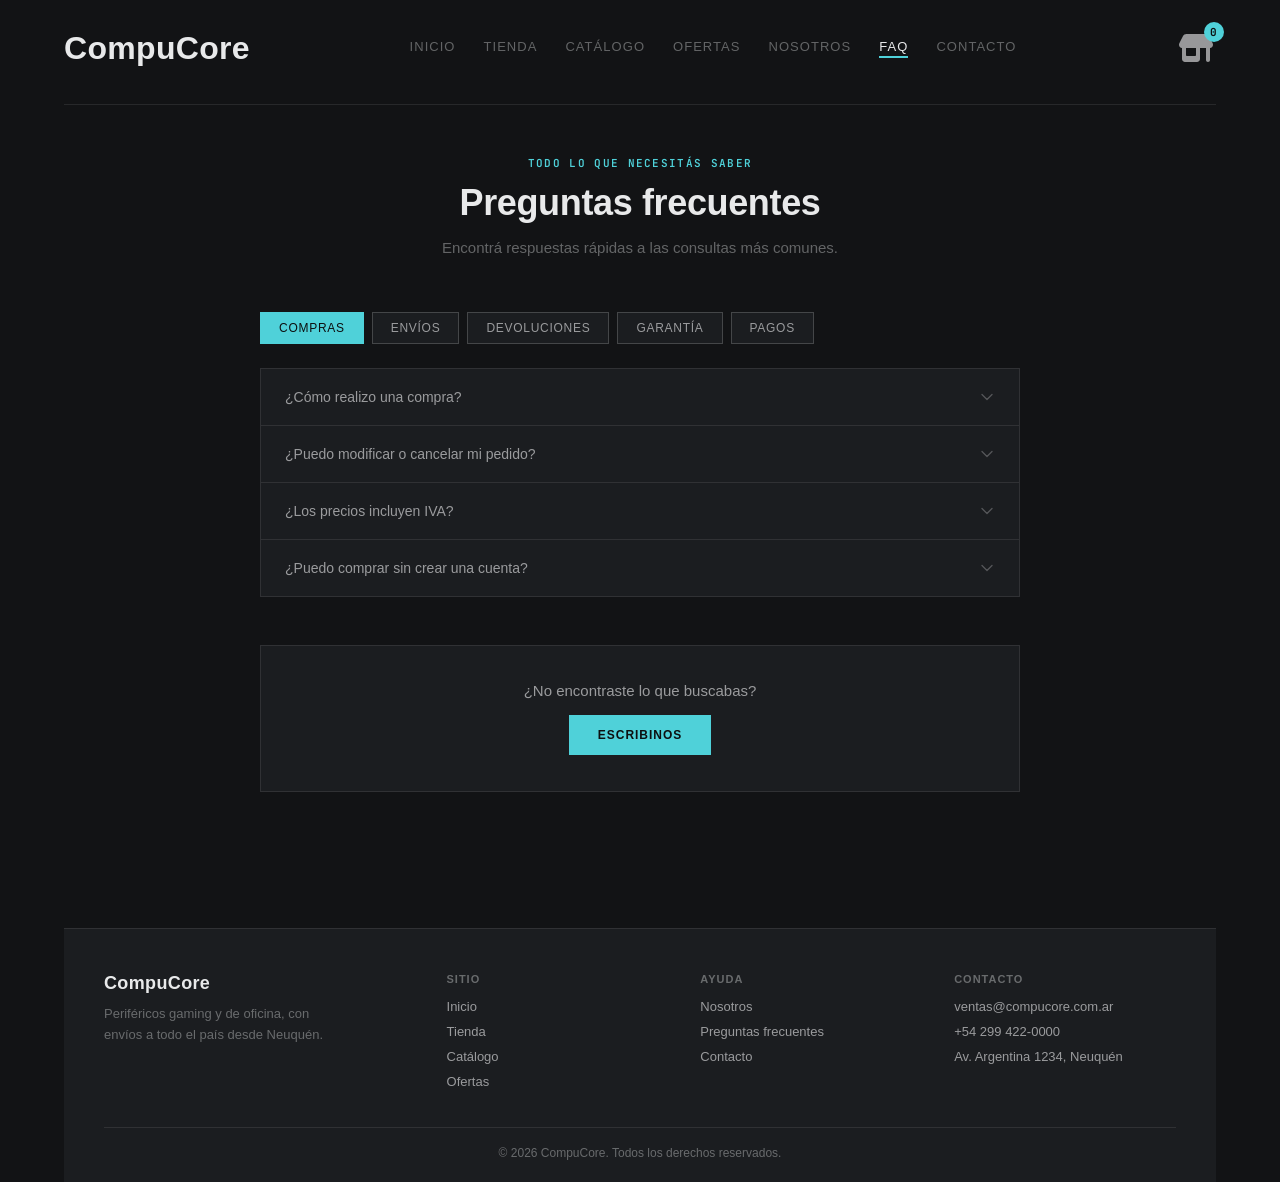
<file: faq.html>
<!DOCTYPE html>
<html lang="es">

<head>
    <meta charset="UTF-8">
    <meta name="viewport" content="width=device-width, initial-scale=1.0">
    <title>FAQ - CompuCore</title>
    <link rel="stylesheet" href="styles.css">
</head>

<body>

    <header>
         <h1><a href="inicio.html" class="logo_enlace">CompuCore</a></h1>
                        <!--Listado de paginas/ Navs-->
        <nav class="nav_menu">
            <a href="inicio.html" class="nav_item">Inicio</a>
            <a href="index.html" class="nav_item">Tienda</a>
            <a href="catalogo.html" class="nav_item">Catálogo</a>
            <a href="ofertas.html" class="nav_item">Ofertas</a>
            <a href="nosotros.html" class="nav_item">Nosotros</a>
            <a href="faq.html" class="nav_item active">FAQ</a>
            <a href="formulario.html" class="nav_item">Contacto</a>
        </nav>

        <div class="icono_carrito_wrap">
            <svg xmlns="http://www.w3.org/2000/svg" viewBox="0 0 640 640" width="50" height="50" class="icono_carrito" onclick="window.location='index.html'" style="cursor:pointer;">
                <path d="M53.5 245.1L110.3 131.4C121.2 109.7 143.3 96 167.6 96L472.5 96C496.7 96 518.9 109.7 529.7 131.4L586.5 245.1C590.1 252.3 592 260.2 592 268.3C592 295.6 570.8 318 544 319.9L544 512C544 529.7 529.7 544 512 544C494.3 544 480 529.7 480 512L480 320L384 320L384 496C384 522.5 362.5 544 336 544L144 544C117.5 544 96 522.5 96 496L96 319.9C69.2 318 48 295.6 48 268.3C48 260.3 49.9 252.3 53.5 245.1zM160 320L160 432C160 440.8 167.2 448 176 448L304 448C312.8 448 320 440.8 320 432L320 320L160 320z"/>
            </svg>
            <div class="burbuja_cantidad">
                <span id="contador-productos">0</span>
            </div>    </div>
    </header>

    <main class="contenido_pagina">
                        <!--Introduccion del apartado preguntas frecuentes-->
        <div class="encabezado_seccion">
            <span class="etiqueta_seccion">Todo lo que necesitás saber</span>
            <h2 class="titulo_seccion">Preguntas frecuentes</h2>
            <p class="subtitulo_seccion">Encontrá respuestas rápidas a las consultas más comunes.</p>
        </div>

        <div class="layout_faq">

            <div class="categorias_faq">
                <button class="btn_categoria active" data-cat="compras">Compras</button>
                <button class="btn_categoria" data-cat="envios">Envíos</button>
                <button class="btn_categoria" data-cat="devoluciones">Devoluciones</button>
                <button class="btn_categoria" data-cat="garantia">Garantía</button>
                <button class="btn_categoria" data-cat="pagos">Pagos</button>
            </div>

            <div class="lista_faq" id="faqList">
                <!-- items generados dentro de  JS (Todo el listado de preguntas y respuestas)-->
            </div>

        </div>

        <div class="bloque_cta">
            <p>¿No encontraste lo que buscabas?</p>
            <a href="formulario.html" class="btn_accion">Escribinos</a>
        </div>

    </main>
                             <!--Formato del footer-->
    <footer class="pie_pagina">
        <div class="pie_columnas">
            <div class="pie_marca">
                <h3>CompuCore</h3>
                <p>Periféricos gaming y de oficina, con envíos a todo el país desde Neuquén.</p>
            </div>

            <div class="pie_col">
                <h4>Sitio</h4>
                <a href="inicio.html">Inicio</a>
                <a href="index.html">Tienda</a>
                <a href="catalogo.html">Catálogo</a>
                <a href="ofertas.html">Ofertas</a>
            </div>

            <div class="pie_col">
                <h4>Ayuda</h4>
                <a href="nosotros.html">Nosotros</a>
                <a href="faq.html">Preguntas frecuentes</a>
                <a href="formulario.html">Contacto</a>
            </div>

            <div class="pie_col">
                <h4>Contacto</h4>
                <p>ventas@compucore.com.ar</p>
                <p>+54 299 422-0000</p>
                <p>Av. Argentina 1234, Neuquén</p>
            </div>
        </div>

        <div class="pie_copy">
            <p>© 2026 CompuCore. Todos los derechos reservados.</p>
        </div>
    </footer>

    <script src="cart.js"></script>
    <script src="faq.js"></script>
</body>

</html>
</file>
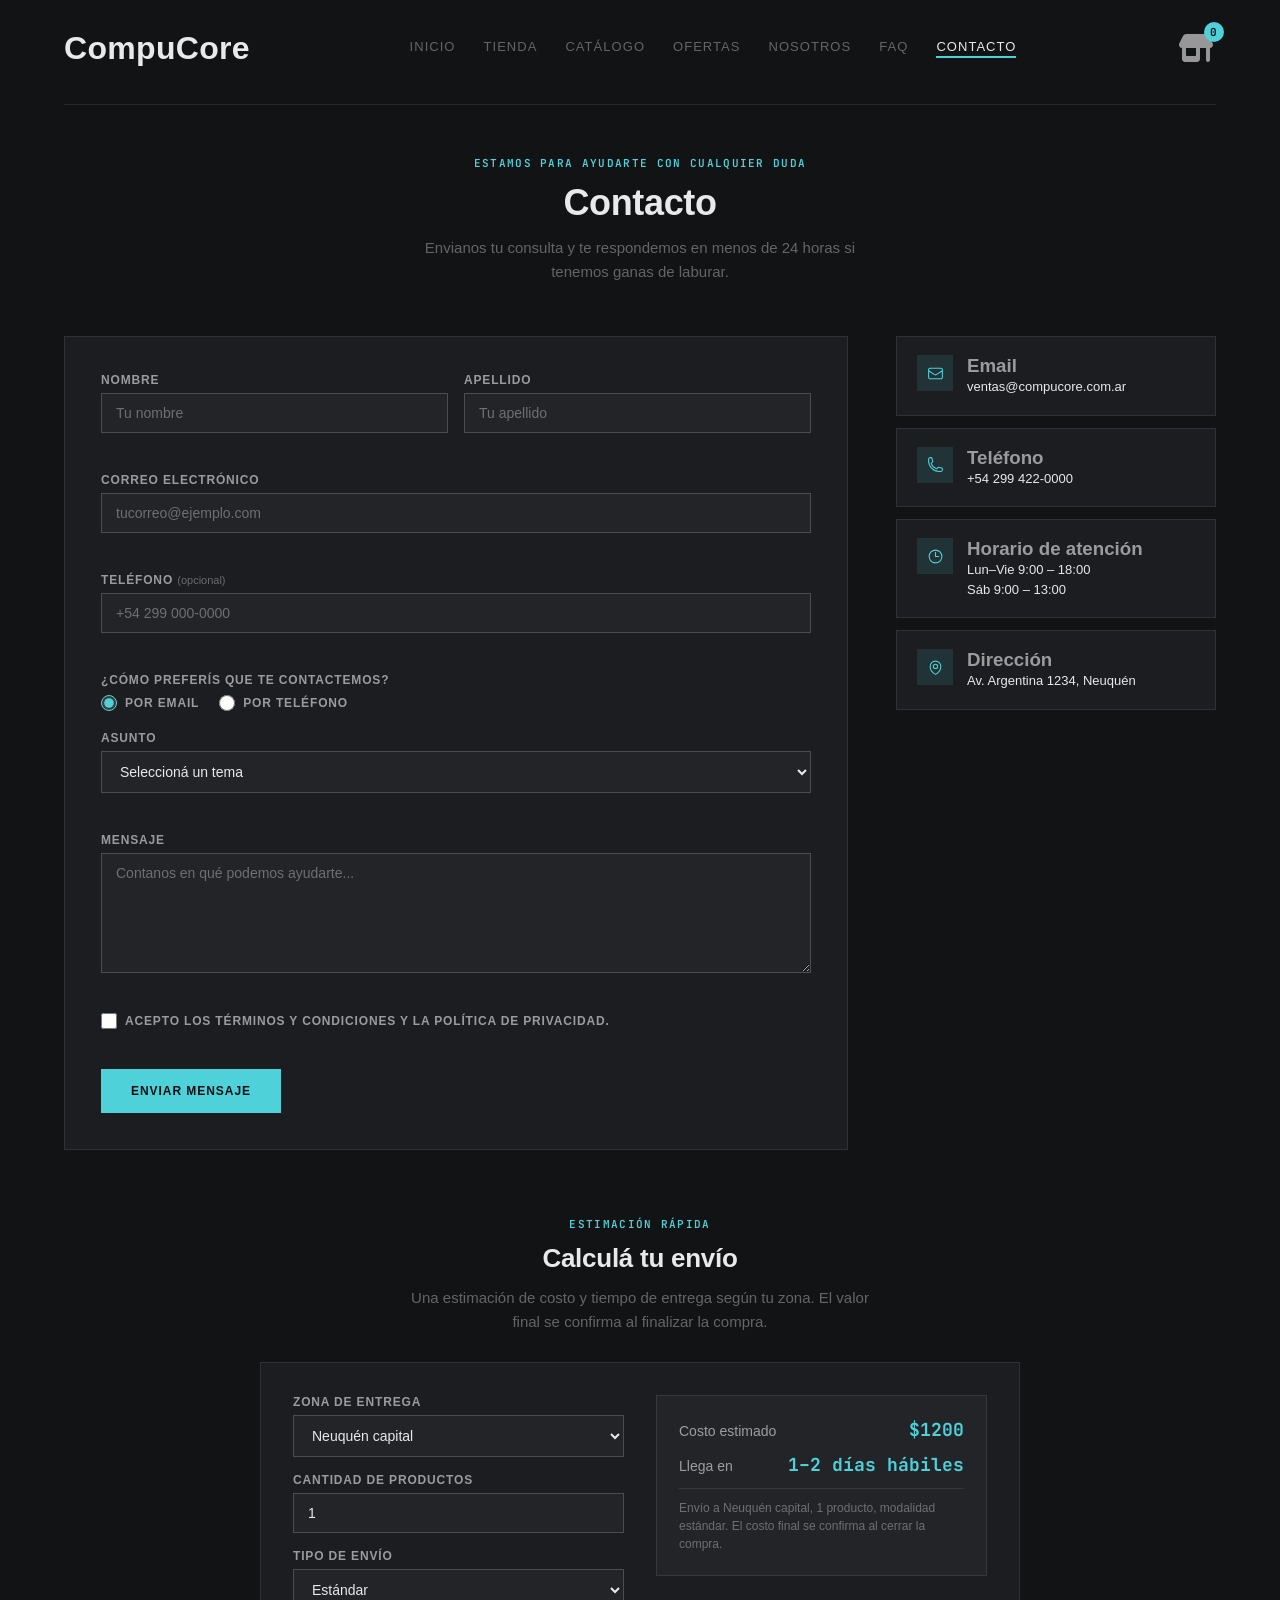
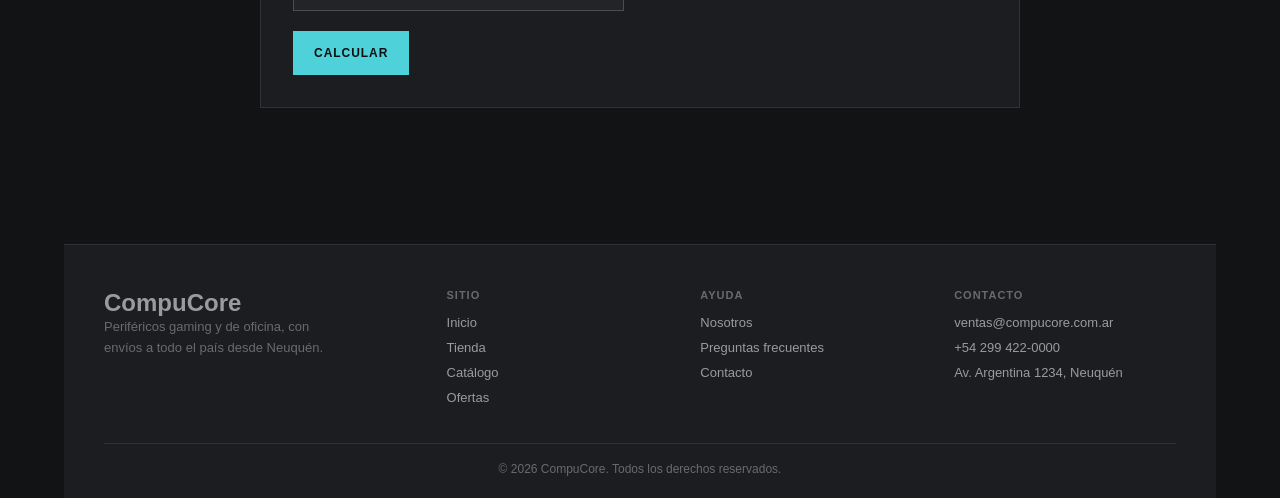
<file: formulario.html>
<!DOCTYPE html>
<html lang="es">

<head>
    <meta charset="UTF-8">
    <meta name="viewport" content="width=device-width, initial-scale=1.0">
    <title>Contacto - CompuCore</title>
    <link rel="stylesheet" href="styles.css">
</head>

<body>

    <header>
         <h1><a href="inicio.html" class="logo_enlace">CompuCore</a></h1>
                        <!--Nav de todas las paginas-->
        <nav class="nav_menu">
            <a href="inicio.html" class="nav_item">Inicio</a>
            <a href="index.html" class="nav_item">Tienda</a>
            <a href="catalogo.html" class="nav_item">Catálogo</a>
            <a href="ofertas.html" class="nav_item">Ofertas</a>
            <a href="nosotros.html" class="nav_item">Nosotros</a>
            <a href="faq.html" class="nav_item">FAQ</a>
            <a href="formulario.html" class="nav_item active">Contacto</a>
                        <!--Fin nav de todas las paginas-->
        </nav>

        <div class="icono_carrito_wrap">
            <svg xmlns="http://www.w3.org/2000/svg" viewBox="0 0 640 640" width="50" height="50" class="icono_carrito" onclick="window.location='index.html'">
                <path d="M53.5 245.1L110.3 131.4C121.2 109.7 143.3 96 167.6 96L472.5 96C496.7 96 518.9 109.7 529.7 131.4L586.5 245.1C590.1 252.3 592 260.2 592 268.3C592 295.6 570.8 318 544 319.9L544 512C544 529.7 529.7 544 512 544C494.3 544 480 529.7 480 512L480 320L384 320L384 496C384 522.5 362.5 544 336 544L144 544C117.5 544 96 522.5 96 496L96 319.9C69.2 318 48 295.6 48 268.3C48 260.3 49.9 252.3 53.5 245.1zM160 320L160 432C160 440.8 167.2 448 176 448L304 448C312.8 448 320 440.8 320 432L320 320L160 320z"/>
            </svg>
            <div class="burbuja_cantidad">
                <span id="contador-productos">0</span>
            </div>    </div>
    </header>

    <main class="contenido_pagina">
                                     <!---->
        <div class="encabezado_seccion">
            <span class="etiqueta_seccion">Estamos para ayudarte con cualquier duda</span>
            <h2 class="titulo_seccion">Contacto</h2>
            <p class="subtitulo_seccion">Envianos tu consulta y te respondemos en menos de 24 horas si tenemos ganas de laburar.</p>
        </div>

        <div class="layout_contacto">
                                 <!--Quejas del cliente-->
            <form class="formulario_contacto" id="contactForm" novalidate>

                <div class="fila_campos">
                    <div class="campo_grupo">
                        <label for="nombre">Nombre</label>
                        <input type="text" id="nombre" name="nombre" placeholder="Tu nombre" required>
                        <span class="mensaje_error" id="error-nombre"></span>
                    </div>
                    <div class="campo_grupo">
                        <label for="apellido">Apellido</label>
                        <input type="text" id="apellido" name="apellido" placeholder="Tu apellido" required>
                        <span class="mensaje_error" id="error-apellido"></span>
                    </div>
                </div>

                <div class="campo_grupo">
                    <label for="email">Correo electrónico</label>
                    <input type="email" id="email" name="email" placeholder="tucorreo@ejemplo.com" required>
                    <span class="mensaje_error" id="error-email"></span>
                </div>

                <div class="campo_grupo">
                    <label for="telefono">Teléfono <span class="etiqueta_opcional" id="telefono-opcional">(opcional)</span></label>
                    <input type="tel" id="telefono" name="telefono" placeholder="+54 299 000-0000">
                    <span class="mensaje_error" id="error-telefono"></span>
                </div>

                <div class="campo_grupo">
                    <label>¿Cómo preferís que te contactemos?</label>
                    <div class="opciones_radio">
                        <label class="opcion_radio">
                            <input type="radio" name="contacto_preferido" value="email" checked>
                            Por email
                        </label>
                        <label class="opcion_radio">
                            <input type="radio" name="contacto_preferido" value="telefono">
                            Por teléfono
                        </label>
                    </div>
                </div>

                <div class="campo_grupo">
                                <!--Opciones de posibles quejas-->
                    <label for="asunto">Asunto</label>
                    <select id="asunto" name="asunto" required>
                        <option value="" disabled selected>Seleccioná un tema</option>
                        <option value="compra">Consulta sobre un producto</option>
                        <option value="envio">Estado de envío</option>
                        <option value="devolucion">Devolución o cambio</option>
                        <option value="tecnico">Soporte técnico</option>
                        <option value="otro">Otro</option>
                    </select>
                    <span class="mensaje_error" id="error-asunto"></span>
                </div>
                                <!--Fin opciones quejas-->

                <div class="campo_grupo">
                    <label for="mensaje">Mensaje</label>
                    <textarea id="mensaje" name="mensaje" rows="5" placeholder="Contanos en qué podemos ayudarte..." required></textarea>
                    <span class="mensaje_error" id="error-mensaje"></span>
                </div>

                <div class="campo_grupo">
                    <label class="opcion_checkbox" for="terminos">
                        <input type="checkbox" id="terminos" name="terminos">
                        Acepto los términos y condiciones y la política de privacidad.
                    </label>
                    <span class="mensaje_error" id="error-terminos"></span>
                </div>

                <button type="submit" class="btn_enviar">Enviar mensaje</button>
                             <!--Fin quejas cliente-->
            </form>
                             <!--Informacion de contacto (Lateral)-->
            <aside class="info_lateral">
                <div class="tarjeta_info">
                    <div class="icono_info">
                        <svg xmlns="http://www.w3.org/2000/svg" fill="none" viewBox="0 0 24 24" stroke-width="1.5" stroke="currentColor">
                            <path stroke-linecap="round" stroke-linejoin="round" d="M21.75 6.75v10.5a2.25 2.25 0 01-2.25 2.25h-15a2.25 2.25 0 01-2.25-2.25V6.75m19.5 0A2.25 2.25 0 0019.5 4.5h-15a2.25 2.25 0 00-2.25 2.25m19.5 0v.243a2.25 2.25 0 01-1.07 1.916l-7.5 4.615a2.25 2.25 0 01-2.36 0L3.32 8.91a2.25 2.25 0 01-1.07-1.916V6.75" />
                        </svg>
                    </div>
                    <div>
                        <h3>Email</h3>
                        <p>ventas@compucore.com.ar</p>
                    </div>
                </div>

                <div class="tarjeta_info">
                    <div class="icono_info">
                        <svg xmlns="http://www.w3.org/2000/svg" fill="none" viewBox="0 0 24 24" stroke-width="1.5" stroke="currentColor">
                            <path stroke-linecap="round" stroke-linejoin="round" d="M2.25 6.75c0 8.284 6.716 15 15 15h2.25a2.25 2.25 0 002.25-2.25v-1.372c0-.516-.351-.966-.852-1.091l-4.423-1.106c-.44-.11-.902.055-1.173.417l-.97 1.293c-.282.376-.769.542-1.21.38a12.035 12.035 0 01-7.143-7.143c-.162-.441.004-.928.38-1.21l1.293-.97c.363-.271.527-.734.417-1.173L6.963 3.102a1.125 1.125 0 00-1.091-.852H4.5A2.25 2.25 0 002.25 4.5v2.25z" />
                        </svg>
                    </div>
                    <div>
                        <h3>Teléfono</h3>
                        <p>+54 299 422-0000</p>
                    </div>
                </div>

                <div class="tarjeta_info">
                    <div class="icono_info">
                        <svg xmlns="http://www.w3.org/2000/svg" fill="none" viewBox="0 0 24 24" stroke-width="1.5" stroke="currentColor">
                            <path stroke-linecap="round" stroke-linejoin="round" d="M12 6v6h4.5m4.5 0a9 9 0 11-18 0 9 9 0 0118 0z" />
                        </svg>
                    </div>
                    <div>
                        <h3>Horario de atención</h3>
                        <p>Lun–Vie 9:00 – 18:00</p>
                        <p>Sáb 9:00 – 13:00</p>
                    </div>
                </div>

                <div class="tarjeta_info">
                    <div class="icono_info">
                        <svg xmlns="http://www.w3.org/2000/svg" fill="none" viewBox="0 0 24 24" stroke-width="1.5" stroke="currentColor">
                            <path stroke-linecap="round" stroke-linejoin="round" d="M15 10.5a3 3 0 11-6 0 3 3 0 016 0z" />
                            <path stroke-linecap="round" stroke-linejoin="round" d="M19.5 10.5c0 7.142-7.5 11.25-7.5 11.25S4.5 17.642 4.5 10.5a7.5 7.5 0 1115 0z" />
                        </svg>
                    </div>
                    <div>
                        <h3>Dirección</h3>
                        <p>Av. Argentina 1234, Neuquén</p>
                    </div>
                </div>
            </aside>
                             <!--Fin informacion de contacto -->
        </div>
                             <!--Mini calculadora en Contacto-->
        <section class="calculadora_envio">
            <div class="encabezado_seccion" style="margin-bottom: 28px;">
                <span class="etiqueta_seccion">Estimación rápida</span>
                <h2 class="titulo_seccion" style="font-size: 26px;">Calculá tu envío</h2>
                <p class="subtitulo_seccion">Una estimación de costo y tiempo de entrega según tu zona. El valor final se confirma al finalizar la compra.</p>
            </div>

            <div class="panel_calculadora">
                <div class="controles_envio">
                    <div class="campo_grupo">
                        <label for="envioZona">Zona de entrega</label>
                        <select id="envioZona">
                            <option value="neuquen">Neuquén capital</option>
                            <option value="patagonia">Patagonia (Río Negro, Chubut, etc.)</option>
                            <option value="amba">Buenos Aires y AMBA</option>
                            <option value="resto">Resto del país</option>
                        </select>
                    </div>

                    <div class="campo_grupo">
                        <label for="envioCantidad">Cantidad de productos</label>
                        <input type="number" id="envioCantidad" min="1" max="20" value="1">
                    </div>

                    <div class="campo_grupo">
                        <label for="envioTipo">Tipo de envío</label>
                        <select id="envioTipo">
                            <option value="estandar">Estándar</option>
                            <option value="express">Express</option>
                        </select>
                    </div>

                    <button type="button" class="btn_enviar" id="btnCalcularEnvio">Calcular</button>
                </div>

                <div class="resultado_envio" id="envioResultado">
                    <p class="resultado_vacio">Completá los datos y calculá tu envío estimado.</p>
                </div>
            </div>
                        <!--Fin miini calculadora en Contacto-->
        </section>

    </main>
                                  <!--Formato del footer-->
    <footer class="pie_pagina">
        <div class="pie_columnas">
            <div class="pie_marca">
                <h2>CompuCore</h2>
                <p>Periféricos gaming y de oficina, con envíos a todo el país desde Neuquén.</p>
            </div>

            <div class="pie_col">
                <h4>Sitio</h4>
                <a href="inicio.html">Inicio</a>
                <a href="index.html">Tienda</a>
                <a href="catalogo.html">Catálogo</a>
                <a href="ofertas.html">Ofertas</a>
            </div>

            <div class="pie_col">
                <h4>Ayuda</h4>
                <a href="nosotros.html">Nosotros</a>
                <a href="faq.html">Preguntas frecuentes</a>
                <a href="formulario.html">Contacto</a>
            </div>

            <div class="pie_col">
                <h4>Contacto</h4>
                <p>ventas@compucore.com.ar</p>
                <p>+54 299 422-0000</p>
                <p>Av. Argentina 1234, Neuquén</p>
            </div>
        </div>

        <div class="pie_copy">
            <p>© 2026 CompuCore. Todos los derechos reservados.</p>
        </div>
    </footer>

    <div class="toast toast--oculto" id="toast">
        <svg xmlns="http://www.w3.org/2000/svg" fill="none" viewBox="0 0 24 24" stroke-width="2" stroke="currentColor" width="18" height="18">
            <path stroke-linecap="round" stroke-linejoin="round" d="M4.5 12.75l6 6 9-13.5" />
        </svg>
        <span>¡Mensaje enviado! Te respondemos pronto.</span>
    </div>

    <script src="cart.js"></script>
    <script src="formulario.js"></script>
    <script src="envio.js"></script>
</body>

</html>
</file>
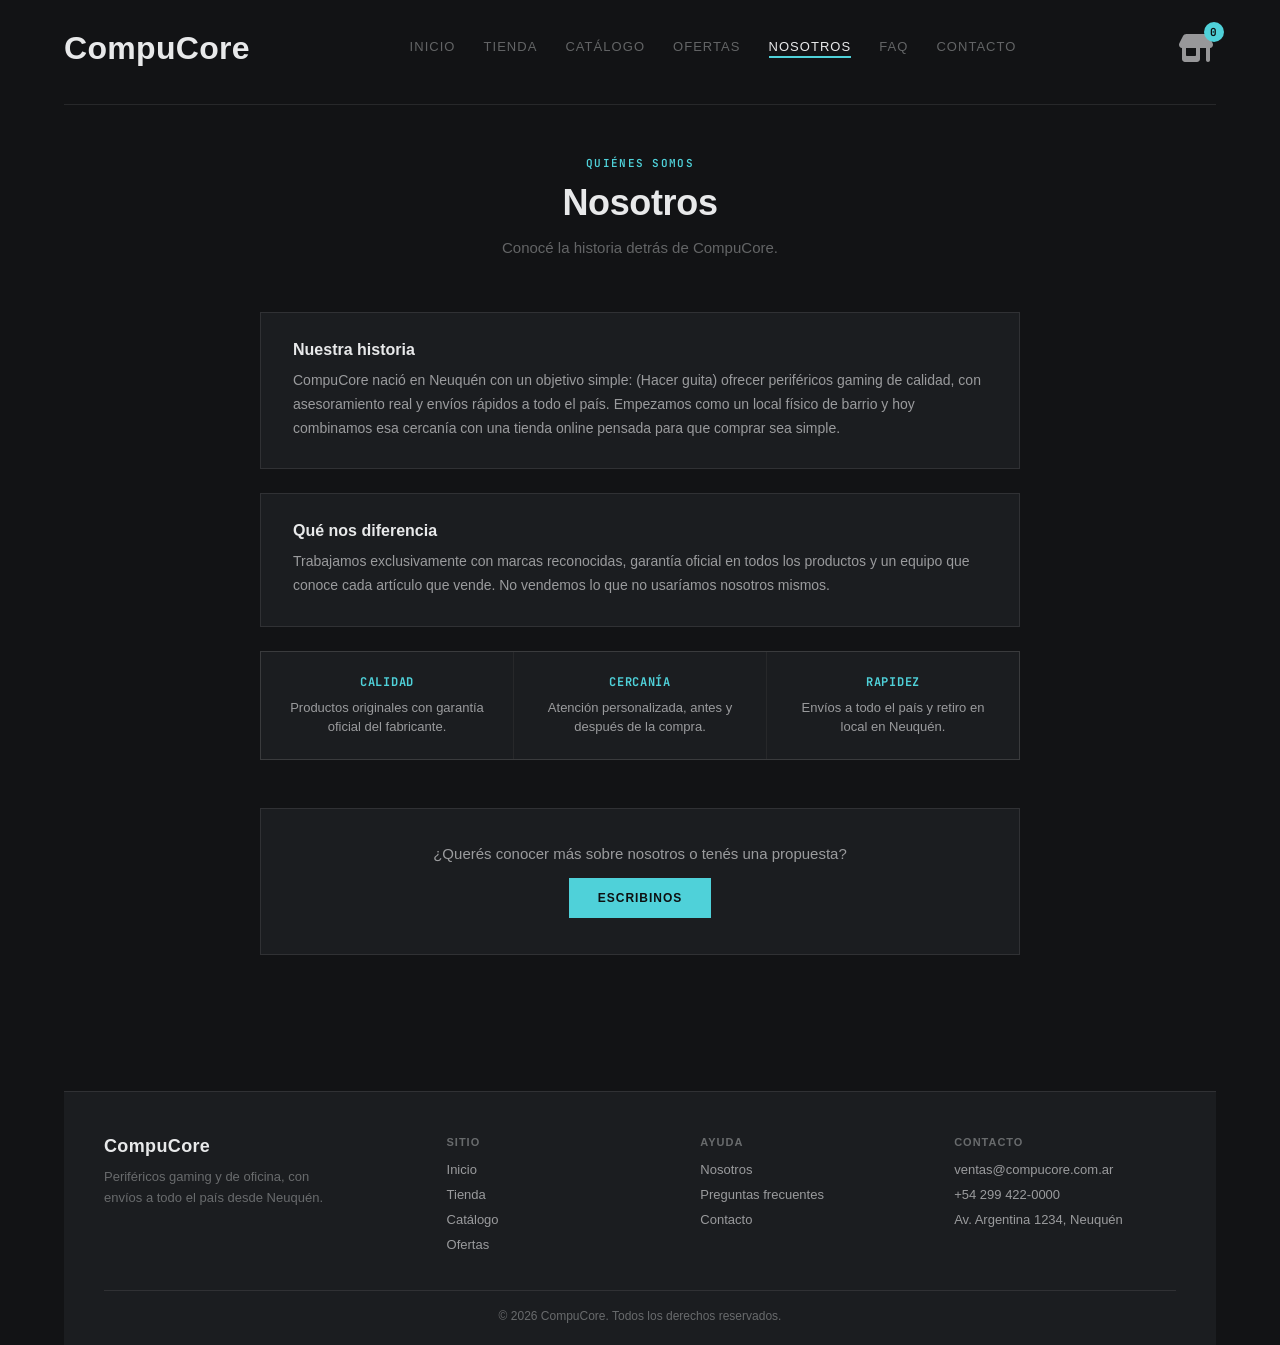
<file: nosotros.html>
<!DOCTYPE html>
<html lang="es">

<head>
    <meta charset="UTF-8">
    <meta name="viewport" content="width=device-width, initial-scale=1.0">
    <title>Nosotros - CompuCore</title>
    <link rel="stylesheet" href="styles.css">
</head>

<body>

    <header>
        <h1><a href="inicio.html" class="logo_enlace">CompuCore</a></h1>

        <nav class="nav_menu">
            <a href="inicio.html" class="nav_item">Inicio</a>
            <a href="index.html" class="nav_item">Tienda</a>
            <a href="catalogo.html" class="nav_item">Catálogo</a>
            <a href="ofertas.html" class="nav_item">Ofertas</a>
            <a href="nosotros.html" class="nav_item active">Nosotros</a>
            <a href="faq.html" class="nav_item">FAQ</a>
            <a href="formulario.html" class="nav_item">Contacto</a>
        </nav>

        <div class="icono_carrito_wrap">
            <svg xmlns="http://www.w3.org/2000/svg" viewBox="0 0 640 640" width="50" height="50" class="icono_carrito" onclick="window.location='index.html'" style="cursor:pointer;">
                <path d="M53.5 245.1L110.3 131.4C121.2 109.7 143.3 96 167.6 96L472.5 96C496.7 96 518.9 109.7 529.7 131.4L586.5 245.1C590.1 252.3 592 260.2 592 268.3C592 295.6 570.8 318 544 319.9L544 512C544 529.7 529.7 544 512 544C494.3 544 480 529.7 480 512L480 320L384 320L384 496C384 522.5 362.5 544 336 544L144 544C117.5 544 96 522.5 96 496L96 319.9C69.2 318 48 295.6 48 268.3C48 260.3 49.9 252.3 53.5 245.1zM160 320L160 432C160 440.8 167.2 448 176 448L304 448C312.8 448 320 440.8 320 432L320 320L160 320z"/>
            </svg>
            <div class="burbuja_cantidad">
                <span id="contador-productos">0</span>
            </div>    </div>
    </header>

    <main class="contenido_pagina">

        <div class="encabezado_seccion">
            <span class="etiqueta_seccion">Quiénes somos</span>
            <h2 class="titulo_seccion">Nosotros</h2>
            <p class="subtitulo_seccion">Conocé la historia detrás de CompuCore.</p>
        </div>

        <div class="layout_nosotros">

            <div class="bloque_texto">
                <h3>Nuestra historia</h3>
                <p>CompuCore nació en Neuquén con un objetivo simple: (Hacer guita) ofrecer periféricos gaming de calidad, con asesoramiento real y envíos rápidos a todo el país. Empezamos como un local físico de barrio y hoy combinamos esa cercanía con una tienda online pensada para que comprar sea simple.</p>
            </div>

            <div class="bloque_texto">
                <h3>Qué nos diferencia</h3>
                <p>Trabajamos exclusivamente con marcas reconocidas, garantía oficial en todos los productos y un equipo que conoce cada artículo que vende. No vendemos lo que no usaríamos nosotros mismos.</p>
            </div>

            <div class="grilla_valores">
                <div class="tarjeta_valor">
                    <h4>Calidad</h4>
                    <p>Productos originales con garantía oficial del fabricante.</p>
                </div>
                <div class="tarjeta_valor">
                    <h4>Cercanía</h4>
                    <p>Atención personalizada, antes y después de la compra.</p>
                </div>
                <div class="tarjeta_valor">
                    <h4>Rapidez</h4>
                    <p>Envíos a todo el país y retiro en local en Neuquén.</p>
                </div>
            </div>

        </div>

        <div class="bloque_cta">
            <p>¿Querés conocer más sobre nosotros o tenés una propuesta?</p>
            <a href="formulario.html" class="btn_accion">Escribinos</a>
        </div>

    </main>
                            <!--Formato del footer-->
    <footer class="pie_pagina">
        <div class="pie_columnas">
            <div class="pie_marca">
                <h3>CompuCore</h3>
                <p>Periféricos gaming y de oficina, con envíos a todo el país desde Neuquén.</p>
            </div>

            <div class="pie_col">
                <h4>Sitio</h4>
                <a href="inicio.html">Inicio</a>
                <a href="index.html">Tienda</a>
                <a href="catalogo.html">Catálogo</a>
                <a href="ofertas.html">Ofertas</a>
            </div>

            <div class="pie_col">
                <h4>Ayuda</h4>
                <a href="nosotros.html">Nosotros</a>
                <a href="faq.html">Preguntas frecuentes</a>
                <a href="formulario.html">Contacto</a>
            </div>

            <div class="pie_col">
                <h4>Contacto</h4>
                <p>ventas@compucore.com.ar</p>
                <p>+54 299 422-0000</p>
                <p>Av. Argentina 1234, Neuquén</p>
            </div>
        </div>

        <div class="pie_copy">
            <p>© 2026 CompuCore. Todos los derechos reservados.</p>
        </div>
    </footer>

    <script src="cart.js"></script>
</body>

</html>
</file>
<file: styles.css>
/*Se utilizara para diferenciar precios de mini-info de cada producto la font-Family "JetBrains"*/
@import url('https://fonts.googleapis.com/css2?family=JetBrains+Mono:wght@400;500;600;700&display=swap');

:root {
    /*Utilizo valores del tipo "--" para una vez llamado se aplique el estilo guardado en root*/
    /* Paleta colores de fondo  */
    --fondo: #121315;
    --superficie: #1b1d20;
    --superficie-2: #222428;
    --superficie-3: #2a2d31;

    /* Lineas y Bordeado */
    --borde: rgba(255, 255, 255, 0.09);
    --borde-fuerte: rgba(255, 255, 255, 0.18);

    /* Textos */
    --texto: #e8e9ea;
    --texto-suave: rgba(232, 233, 234, 0.62);
    --texto-tenue: rgba(232, 233, 234, 0.38);

    /* Paleta de colores de items,botones y detales */
    --acento: #4fd1d9;
    --acento-suave: rgba(79, 209, 217, 0.12);
    --acento-texto: #0d1011;

    /* Estado */
    --peligro: #ef4444;
    --peligro-fondo: rgba(239, 68, 68, 0.1);

    --fuente-display: 'Franklin Gothic Medium', 'Arial Narrow', Arial, sans-serif;
    --fuente-mono: 'JetBrains Mono', 'Courier New', monospace;
}

/* Globales */
/*Para establecer como cada navegador se comporta lo reseteo a mi necesidad*/
* {
    margin: 0;
    padding: 0;
    box-sizing: border-box;
}

body {
    margin: 0 auto;
    max-width: 1200px;
    padding: 0 24px;
    font-family: var(--fuente-display);
    color: var(--texto-suave);
    background-color: var(--fondo);
    display: flex;
    flex-direction: column;
    min-height: 100vh;
    transition: background-color .25s ease, color .25s ease;
}



img {
    max-width: 100%;
}

/* Header */

header {
    display: flex;
    justify-content: space-between;
    align-items: center;
    padding: 28px 0 36px 0;
    border-bottom: 1px solid var(--borde);
}

/* Inicio Carrito */

.icono_carrito_wrap {
    position: relative;
}

.icono_carrito {
    width: 40px;
    height: 40px;
    fill: var(--texto-suave);
    cursor: pointer;
    transition: fill .2s;
    display: block;
}

.icono_carrito:hover {
    fill: var(--acento);
}


.burbuja_cantidad {
    position: absolute;
    top: -6px;
    right: -8px;
    background-color: var(--acento);
    color: var(--acento-texto);
    width: 20px;
    height: 20px;
    display: flex;
    justify-content: center;
    align-items: center;
    border-radius: 50%;
    font-family: var(--fuente-mono);
    font-size: 11px;
    font-weight: 700;
    pointer-events: none;
}

.panel_carrito {
    position: absolute;
    top: 56px;
    right: 0;
    background-color: var(--superficie);
    width: 380px; /* en mobile queda grande, se podria utilizar un media query para esto */
    border: 1px solid var(--borde);
    border-radius: 0;
    z-index: 10;
}

.panel_carrito--cerrado {
    display: none;
}

.icono_cerrar {
    width: 22px;
    height: 22px;
    cursor: pointer;
    opacity: 0.5;
    transition: opacity .2s;
    flex-shrink: 0;
    color: var(--texto);
}

.icono_cerrar:hover {
    opacity: 1;
}

.lista_y_cerrar {
    display: flex;
    justify-content: space-between;
    align-items: flex-start;
    padding: 24px;
    border-bottom: 1px solid var(--borde);
    gap: 12px;
}

.lista_items_carrito {
    display: flex;
    flex-direction: column;
    flex: 1;
    gap: 10px;
}

.fila_producto {
    display: flex;
    align-items: center;
    gap: 8px;
    font-size: 13px;
}

.nombre_producto {
    flex: 1;
    font-weight: 600;
    color: var(--texto);
}

.cantidad_producto {
    color: var(--texto-tenue);
    font-family: var(--fuente-mono);
}

.precio_producto {
    font-weight: 700;
    font-family: var(--fuente-mono);
    color: var(--acento);
}

.btn_quitar {
    background: none;
    border: none;
    cursor: pointer;
    color: var(--texto-tenue);
    font-size: 12px;
    padding: 2px 4px;
    transition: color .2s;
}

.btn_quitar:hover {
    color: var(--peligro);
}

.carrito_sin_items {
    font-size: 13px;
    color: var(--texto-tenue);
    text-align: center;
    padding: 8px 0;
}

.barra_total {
    display: flex;
    justify-content: space-between;
    align-items: center;
    padding: 16px 24px;
    border-top: 1px solid var(--borde);
}

.barra_total h3 {
    font-size: 15px;
    color: var(--texto);
    font-weight: 500;
}

.monto_total {
    font-size: 18px;
    font-weight: 700;
    font-family: var(--fuente-mono);
    color: var(--acento);
}
/* Fin Carrito */

/* Main/Principal - grilla de productos */

.grilla_productos {
    display: grid;
    grid-template-columns: repeat(3, 1fr);
    gap: 1px;
    background-color: var(--borde);
    border: 1px solid var(--borde);
    margin: 32px 0;
}

.item {
    border-radius: 0;
    border: none;
    background-color: var(--superficie);
    overflow: hidden;
    transition: background-color .2s;
    border-left: 2px solid transparent;
}

.item:hover {
    background-color: var(--superficie-2);
    border-left: 2px solid var(--acento);
}

.item figure {
    overflow: hidden;
    background-color: var(--superficie-3);
    height: 240px;
    display: flex;
    align-items: center;
    justify-content: center;
    padding: 22px;
}

.item img {
    width: 100%;
    height: 100%;
    object-fit: contain;
    transition: transform .5s;
    filter: grayscale(0.15);
}

.item:hover img {
    transform: scale(1.04);
    filter: grayscale(0);
}

.datos_producto {
    padding: 16px 18px 18px;
    display: flex;
    flex-direction: column;
    gap: 8px;
}

.datos_producto h2 {
    font-size: 14px;
    font-weight: 500;
    color: var(--texto);
    line-height: 1.4;
}

.precio {
    font-size: 19px;
    font-weight: 700;
    font-family: var(--fuente-mono);
    color: var(--acento);
}

.datos_producto button {
    border: 1px solid var(--borde-fuerte);
    background-color: transparent;
    color: var(--texto);
    padding: 11px 10px;
    cursor: pointer;
    border-radius: 0;
    font-family: var(--fuente-display);
    font-size: 11px;
    letter-spacing: 0.08em;
    text-transform: uppercase;
    transition: background-color .15s, border-color .15s, color .15s;
}

.datos_producto button:hover {
    background-color: var(--acento);
    border-color: var(--acento);
    color: var(--acento-texto);
}

.filtros {
    display: flex;
    gap: 8px;
    margin: 1rem 0 1.5rem;
}

.btn_filtro {
    padding: 7px 18px;
    border-radius: 0;
    border: 1px solid var(--borde-fuerte);
    background: transparent;
    color: var(--texto-suave);
    font-family: var(--fuente-display);
    font-size: 12px;
    letter-spacing: 0.04em;
    cursor: pointer;
    transition: all .15s;
}

.btn_filtro:hover {
    border-color: var(--acento);
    color: var(--texto);
}

.btn_filtro.btn_filtro--activo {
    background: var(--acento);
    color: var(--acento-texto);
    border-color: var(--acento);
}

.item.oculto {
    display: none;
}
/*Fin Main*/

/* Diseño Footer */

.pie_pagina {
    margin-top: 64px;
    background-color: var(--superficie);
    color: var(--texto-suave);
    border-radius: 0;
    border-top: 1px solid var(--borde);
    padding: 44px 40px 22px;
}

.pie_columnas {
    display: grid;
    grid-template-columns: 1.4fr 1fr 1fr 1fr;
    gap: 32px;
    padding-bottom: 28px;
    border-bottom: 1px solid var(--borde);
}

.pie_marca h3 {
    color: var(--texto);
    font-size: 18px;
    margin-bottom: 10px;
    letter-spacing: 0.02em;
}

.pie_marca p {
    font-size: 13px;
    line-height: 1.6;
    color: var(--texto-tenue);
    max-width: 240px;
}

.pie_col h4 {
    font-size: 11px;
    letter-spacing: 0.09em;
    text-transform: uppercase;
    color: var(--texto-tenue);
    margin-bottom: 14px;
}

.pie_col a,
.pie_col p {
    display: block;
    font-size: 13px;
    color: var(--texto-suave);
    text-decoration: none;
    margin-bottom: 10px;
    transition: color .2s;
}

.pie_col a:hover {
    color: var(--acento);
}

.pie_copy {
    padding-top: 18px;
    text-align: center;
    font-size: 12px;
    color: var(--texto-tenue);
}
/*Vario su tamaño dependiendo del tamaño de la pantalla utilizando Media Query o @Media*/
@media (max-width: 768px) {
    .pie_columnas {
        grid-template-columns: 1fr 1fr;
    }
}

@media (max-width: 480px) {
    .pie_columnas {
        grid-template-columns: 1fr;
    }
}
/*Diseño de paginas*/

/* Nav*/

.logo_enlace {
    /*Saco el subrayado del link sobre el nombre*/
    text-decoration: none;
    color: var(--texto);
    cursor: pointer;
    transition: opacity .2s;
    letter-spacing: 0.01em;
    /*Si se quiere que el cursor ni detecte el link de puede hacer:
    cursor: default;
    */
}

.logo_enlace:hover {
    opacity: 0.7;
}
/*Diseño del Nav*/
.nav_menu {
    display: flex;
    gap: 28px;
    align-items: center;
}

.nav_item {
    text-decoration: none;
    font-size: 13px;
    font-family: var(--fuente-display);
    letter-spacing: 0.08em;
    text-transform: uppercase;
    color: var(--texto-tenue);
    transition: color .2s;
    padding-bottom: 2px;
    border-bottom: 2px solid transparent;
}

.nav_item:hover {
    color: var(--texto);
}

.nav_item.active {
    color: var(--texto);
    border-bottom-color: var(--acento);
}
/*Fin Diseño Nav*/

/*Diseño de la pagina*/
.contenido_pagina {
    padding: 48px 0 72px;
    flex: 1;
}

.encabezado_seccion {
    text-align: center;
    margin-bottom: 52px;
}
/*Linea marcadora de pagina actual*/
.etiqueta_seccion {
    display: inline-block;
    font-family: var(--fuente-mono);
    font-size: 11px;
    letter-spacing: 0.12em;
    text-transform: uppercase;
    color: var(--acento);
    font-weight: 600;
    margin-bottom: 12px;
}

.titulo_seccion {
    font-size: 36px;
    font-family: var(--fuente-display);
    color: var(--texto);
    margin-bottom: 12px;
    letter-spacing: -0.01em;
}

.subtitulo_seccion {
    font-size: 15px;
    color: var(--texto-tenue);
    max-width: 480px;
    margin: 0 auto;
    line-height: 1.6;
}
/*Fin Diseño de la pagina*/

/*Formato formulario*/

.layout_contacto {
    display: grid;
    grid-template-columns: 1fr 320px;
    gap: 48px;
    align-items: start;
}

/*Diseño Formulario*/

.formulario_contacto {
    display: flex;
    flex-direction: column;
    gap: 20px;
    background: var(--superficie);
    border: 1px solid var(--borde);
    border-radius: 0;
    padding: 36px;
}

.fila_campos {
    display: grid;
    grid-template-columns: 1fr 1fr;
    gap: 16px;
}

.campo_grupo {
    display: flex;
    flex-direction: column;
    gap: 6px;
}

.campo_grupo label {
    font-size: 12px;
    font-weight: 700;
    letter-spacing: 0.07em;
    text-transform: uppercase;
    color: var(--texto-suave);
}

.etiqueta_opcional {
    font-weight: 400;
    text-transform: none;
    letter-spacing: 0;
    color: var(--texto-tenue);
    font-size: 11px;
}

.campo_grupo input,
.campo_grupo select,
.campo_grupo textarea {
    padding: 11px 14px;
    border: 1px solid var(--borde-fuerte);
    border-radius: 0;
    font-family: var(--fuente-display);
    font-size: 14px;
    color: var(--texto);
    background-color: var(--superficie-2);
    transition: border-color .2s, background-color .2s;
    outline: none;
}

.campo_grupo input::placeholder,
.campo_grupo textarea::placeholder {
    color: var(--texto-tenue);
}

.campo_grupo input:focus,
.campo_grupo select:focus,
.campo_grupo textarea:focus {
    border-color: var(--acento);
    background-color: var(--superficie-3);
}

.campo_grupo input.campo_con_error,
.campo_grupo select.campo_con_error,
.campo_grupo textarea.campo_con_error {
    border-color: var(--peligro);
    background-color: var(--peligro-fondo);
}

.campo_grupo.grupo_con_error label {
    color: var(--peligro);
}

.campo_grupo textarea {
    resize: vertical;
    min-height: 120px;
}

.mensaje_error {
    font-size: 11px;
    color: var(--peligro);
    min-height: 14px;
}

.btn_enviar {
    border: 1px solid var(--acento);
    background-color: var(--acento);
    color: var(--acento-texto);
    padding: 14px 20px;
    cursor: pointer;
    border-radius: 0;
    font-family: var(--fuente-display);
    font-size: 12px;
    font-weight: 700;
    letter-spacing: 0.08em;
    text-transform: uppercase;
    transition: background-color .15s, color .15s;
    align-self: flex-start;
    min-width: 180px;
}

.btn_enviar:hover {
    background-color: transparent;
    color: var(--acento);
}

.btn_enviar:disabled {
    opacity: 0.5;
    cursor: not-allowed;
}

.opciones_radio {
    display: flex;
    gap: 20px;
    margin-top: 2px;
}

.opcion_radio,
.opcion_checkbox {
    display: flex;
    align-items: center;
    gap: 8px;
    font-size: 13px;
    font-weight: 400;
    text-transform: none;
    letter-spacing: 0;
    color: var(--texto-suave);
    cursor: pointer;
}

.opcion_radio input,
.opcion_checkbox input {
    width: 16px;
    height: 16px;
    accent-color: var(--acento);
    cursor: pointer;
    flex-shrink: 0;
}
/* Fin diseño de Formulario*/

/* Tarjetas de informacion  */

.info_lateral {
    display: flex;
    flex-direction: column;
    gap: 12px;
}

.tarjeta_info {
    background: var(--superficie);
    border: 1px solid var(--borde);
    border-radius: 0;
    padding: 18px 20px;
    display: flex;
    align-items: flex-start;
    gap: 14px;
    transition: border-color .2s;
}

.tarjeta_info:hover {
    border-color: var(--borde-fuerte);
}

.icono_info {
    width: 36px;
    height: 36px;
    background-color: var(--acento-suave);
    border-radius: 0;
    display: flex;
    align-items: center;
    justify-content: center;
    flex-shrink: 0;
    color: var(--acento);
}

.icono_info svg {
    width: 17px;
    height: 17px;
}

.tarjeta_info h4 {
    font-size: 12px;
    letter-spacing: 0.07em;
    text-transform: uppercase;
    color: var(--texto-tenue);
    margin-bottom: 4px;
}

.tarjeta_info p {
    font-size: 13px;
    color: var(--texto);
    line-height: 1.5;
}
/* Fin tartejas de informacion  */

/* Diseño Toast/Notificacion */

.toast {
    position: fixed;
    bottom: 32px;
    left: 50%;
    transform: translateX(-50%);
    background: var(--superficie);
    border: 1px solid var(--acento);
    color: var(--texto);
    padding: 14px 22px;
    border-radius: 0;
    display: flex;
    align-items: center;
    gap: 10px;
    font-size: 13px;
    transition: opacity .3s, transform .3s;
    z-index: 100;
}

.toast svg {
    color: var(--acento);
}

.toast--oculto {
    opacity: 0;
    pointer-events: none;
    transform: translateX(-50%) translateY(12px);
}
/* Fin toast  */

/* Diseño preguntas y respuestas */

.layout_faq {
    display: flex;
    flex-direction: column;
    gap: 24px;
    max-width: 760px;
    margin: 0 auto;
}

.categorias_faq {
    display: flex;
    gap: 8px;
    flex-wrap: wrap;
}

.btn_categoria {
    padding: 8px 18px;
    border: 1px solid var(--borde-fuerte);
    border-radius: 0;
    background: var(--superficie);
    font-family: var(--fuente-display);
    font-size: 12px;
    letter-spacing: 0.06em;
    text-transform: uppercase;
    color: var(--texto-suave);
    cursor: pointer;
    transition: all .15s;
}

.btn_categoria:hover {
    border-color: var(--acento);
    color: var(--texto);
}

.btn_categoria.active {
    background-color: var(--acento);
    border-color: var(--acento);
    color: var(--acento-texto);
}

.lista_faq {
    display: flex;
    flex-direction: column;
    gap: 0;
    border: 1px solid var(--borde);
    border-radius: 0;
    overflow: hidden;
    background: var(--superficie);
}

.pregunta_item {
    border-bottom: 1px solid var(--borde);
}

.pregunta_item:last-child {
    border-bottom: none;
}

.pregunta_boton {
    width: 100%;
    text-align: left;
    background: none;
    border: none;
    padding: 20px 24px;
    font-family: var(--fuente-display);
    font-size: 14px;
    color: var(--texto-suave);
    cursor: pointer;
    display: flex;
    justify-content: space-between;
    align-items: center;
    gap: 16px;
    transition: background-color .2s, color .2s;
}

.pregunta_boton:hover {
    background-color: var(--superficie-2);
    color: var(--texto);
}

.pregunta_boton.open {
    color: var(--acento);
    background-color: var(--superficie-2);
}

.icono_chevron {
    width: 16px;
    height: 16px;
    flex-shrink: 0;
    transition: transform .25s;
    opacity: 0.45;
}

.pregunta_boton.open .icono_chevron {
    transform: rotate(180deg);
    opacity: 1;
    color: var(--acento);
}

.respuesta {
    max-height: 0;
    overflow: hidden;
    transition: max-height .3s ease, padding .3s ease;
    padding: 0 24px;
    background-color: var(--superficie-2);
}

.respuesta.open {
    max-height: 300px;
    padding: 0 24px 20px;
}

.respuesta p {
    font-size: 14px;
    color: var(--texto-suave);
    line-height: 1.7;
}
/*Fin Preguntas Y Respuestas*/

/* Boton "Escribinos" al final del FAQ(CTA) */

.bloque_cta {
    text-align: center;
    margin-top: 48px;
    padding: 36px;
    border: 1px solid var(--borde);
    border-radius: 0;
    background: var(--superficie);
    max-width: 760px;
    margin-left: auto;
    margin-right: auto;
}

.bloque_cta p {
    font-size: 15px;
    color: var(--texto-suave);
    margin-bottom: 16px;
}

.btn_accion {
    display: inline-block;
    text-decoration: none;
    background-color: var(--acento);
    color: var(--acento-texto);
    padding: 12px 28px;
    border-radius: 0;
    font-family: var(--fuente-display);
    font-size: 12px;
    font-weight: 700;
    letter-spacing: 0.08em;
    text-transform: uppercase;
    border: 1px solid var(--acento);
    transition: background-color .15s, color .15s;
}

.btn_accion:hover {
    background-color: transparent;
    color: var(--acento);
}
/*Fin boton CTA*/


@media (max-width: 768px) {
    .layout_contacto {
        grid-template-columns: 1fr;
    }

    .fila_campos {
        grid-template-columns: 1fr;
    }

    .nav_menu {
        gap: 16px;
    }

    .titulo_seccion {
        font-size: 26px;
    }
}

/* Seccion principal o "Hero" del home */

.hero {
    background: linear-gradient(135deg, var(--superficie) 0%, var(--superficie-3) 100%);
    border: 1px solid var(--borde);
    border-left: 2px solid var(--acento);
    border-radius: 0;
    padding: 64px 48px;
    color: var(--texto);
}

.hero_contenido {
    max-width: 560px;
}

.hero .etiqueta_seccion {
    color: var(--acento);
}

.hero_titulo {
    font-size: 34px;
    font-family: var(--fuente-display);
    margin-bottom: 16px;
    line-height: 1.25;
    color: var(--texto);
}

.hero_subtitulo {
    font-size: 15px;
    color: var(--texto-suave);
    line-height: 1.6;
    margin-bottom: 28px;
}

.hero_botones {
    display: flex;
    gap: 14px;
}

.btn_accion--secundario {
    background-color: transparent;
    border: 1px solid var(--borde-fuerte);
    color: var(--texto);
}

.btn_accion--secundario:hover {
    background-color: var(--superficie-2);
    border-color: var(--texto-suave);
    color: var(--texto);
}

/* Productos Destacados (home) */

.grilla_destacados {
    display: grid;
    grid-template-columns: repeat(3, 1fr);
    gap: 1px;
    background-color: var(--borde);
    border: 1px solid var(--borde);
}

.tarjeta_destacada {
    text-decoration: none;
    color: inherit;
    border-radius: 0;
    border: none;
    border-left: 2px solid transparent;
    overflow: hidden;
    background: var(--superficie);
    transition: background-color .2s;
}

.tarjeta_destacada:hover {
    background-color: var(--superficie-2);
    border-left: 2px solid var(--acento);
}

.tarjeta_destacada figure {
    background-color: var(--superficie-3);
    overflow: hidden;
    height: 200px;
    display: flex;
    align-items: center;
    justify-content: center;
    padding: 20px;
}

.tarjeta_destacada img {
    width: 100%;
    height: 100%;
    object-fit: contain;
    transition: transform .5s;
    filter: grayscale(0.15);
}

.tarjeta_destacada:hover img {
    transform: scale(1.04);
    filter: grayscale(0);
}

.info_destacado {
    padding: 14px 18px 18px;
}

.info_destacado h3 {
    font-size: 15px;
    margin-bottom: 6px;
    color: var(--texto);
    font-weight: 500;
}

.info_destacado .precio {
    font-size: 18px;
    font-weight: 700;
}

/* Catalogo Productos */

.lista_catalogo {
    display: flex;
    flex-direction: column;
    gap: 0;
    max-width: 900px;
    margin: 0 auto;
    border: 1px solid var(--borde);
}

.fila_catalogo {
    display: grid;
    grid-template-columns: 120px 1fr auto;
    gap: 20px;
    align-items: center;
    background: var(--superficie);
    border: none;
    border-bottom: 1px solid var(--borde);
    border-radius: 0;
    padding: 18px;
    transition: background-color .15s;
}

.lista_catalogo .fila_catalogo:last-child {
    border-bottom: none;
}

.fila_catalogo:hover {
    background-color: var(--superficie-2);
}

.fila_catalogo img {
    width: 100%;
    height: 90px;
    object-fit: contain;
    background-color: var(--superficie-3);
    padding: 8px;
    border-radius: 0;
    filter: grayscale(0.15);
}

.etiqueta_categoria {
    display: inline-block;
    font-family: var(--fuente-mono);
    font-size: 10px;
    letter-spacing: 0.07em;
    text-transform: uppercase;
    color: var(--acento);
    font-weight: 600;
    margin-bottom: 4px;
}

.datos_catalogo h3 {
    font-size: 15px;
    margin-bottom: 4px;
    color: var(--texto);
    font-weight: 500;
}

.descripcion_catalogo {
    font-size: 13px;
    color: var(--texto-tenue);
    line-height: 1.5;
}

.precio_y_accion {
    display: flex;
    flex-direction: column;
    align-items: flex-end;
    gap: 10px;
}

.precio_y_accion .precio {
    font-size: 18px;
    font-weight: 700;
}

.precio_y_accion button {
    border: 1px solid var(--borde-fuerte);
    background-color: transparent;
    color: var(--texto);
    padding: 10px 14px;
    cursor: pointer;
    border-radius: 0;
    font-family: var(--fuente-display);
    font-size: 11px;
    letter-spacing: 0.06em;
    text-transform: uppercase;
    transition: background-color .15s, border-color .15s, color .15s;
    white-space: nowrap;
}

.precio_y_accion button:hover {
    background-color: var(--acento);
    border-color: var(--acento);
    color: var(--acento-texto);
}

/* Ofertas -  Precios Tachados*/

.etiqueta_descuento {
    position: absolute;
    top: 12px;
    left: 12px;
    background-color: var(--peligro);
    color: #fff;
    font-family: var(--fuente-mono);
    font-size: 11px;
    font-weight: 700;
    padding: 4px 10px;
    border-radius: 0;
    z-index: 2;
}

.grilla_productos .item {
    position: relative;
}

.precios_con_descuento {
    display: flex;
    align-items: baseline;
    gap: 8px;
}

.precio_tachado {
    font-size: 13px;
    font-family: var(--fuente-mono);
    color: var(--texto-tenue);
    text-decoration: line-through;
}

/* Diseño pagina Nosotros */

.layout_nosotros {
    max-width: 760px;
    margin: 0 auto;
    display: flex;
    flex-direction: column;
    gap: 24px;
}

.bloque_texto {
    background: var(--superficie);
    border: 1px solid var(--borde);
    border-radius: 0;
    padding: 28px 32px;
}

.bloque_texto h3 {
    font-size: 16px;
    margin-bottom: 10px;
    color: var(--texto);
}

.bloque_texto p {
    font-size: 14px;
    line-height: 1.7;
    color: var(--texto-suave);
}

.grilla_valores {
    display: grid;
    grid-template-columns: repeat(3, 1fr);
    gap: 1px;
    background-color: var(--borde);
    border: 1px solid var(--borde);
}

.tarjeta_valor {
    background: var(--superficie);
    border: none;
    border-radius: 0;
    padding: 22px;
    text-align: center;
}

.tarjeta_valor h4 {
    font-family: var(--fuente-mono);
    font-size: 12px;
    letter-spacing: 0.06em;
    text-transform: uppercase;
    color: var(--acento);
    margin-bottom: 8px;
}

.tarjeta_valor p {
    font-size: 13px;
    color: var(--texto-suave);
    line-height: 1.5;
}

@media (max-width: 768px) {
    .grilla_destacados,
    .grilla_valores {
        grid-template-columns: 1fr;
    }

    .fila_catalogo {
        grid-template-columns: 80px 1fr;
    }

    .precio_y_accion {
        grid-column: 1 / -1;
        flex-direction: row;
        justify-content: space-between;
        align-items: center;
    }

    .hero {
        padding: 40px 24px;
    }

    .hero_titulo {
        font-size: 24px;
    }
}
/* Fin pagina Nosotros */

/* Calculadora de envío (Contacto) */

.calculadora_envio {
    max-width: 760px;
    margin: 64px auto 0;
}

.panel_calculadora {
    background: var(--superficie);
    border: 1px solid var(--borde);
    border-radius: 0;
    padding: 32px;
    display: grid;
    grid-template-columns: 1fr 1fr;
    gap: 32px;
    align-items: start;
}

.controles_envio {
    display: flex;
    flex-direction: column;
    gap: 16px;
}

.controles_envio select,
.controles_envio input {
    padding: 11px 14px;
    border: 1px solid var(--borde-fuerte);
    border-radius: 0;
    font-family: var(--fuente-display);
    font-size: 14px;
    color: var(--texto);
    background-color: var(--superficie-2);
}

.controles_envio .btn_enviar {
    align-self: flex-start;
    min-width: 0;
    margin-top: 4px;
}

.resultado_envio {
    background-color: var(--superficie-2);
    border-radius: 0;
    border: 1px solid var(--borde);
    padding: 22px;
    display: flex;
    flex-direction: column;
    gap: 12px;
    justify-content: center;
    min-height: 160px;
}

.resultado_vacio {
    font-size: 13px;
    color: var(--texto-tenue);
    text-align: center;
}

.fila_resultado {
    display: flex;
    justify-content: space-between;
    align-items: baseline;
    font-size: 14px;
    color: var(--texto-suave);
}

.fila_resultado strong {
    font-size: 18px;
    font-family: var(--fuente-mono);
    color: var(--acento);
}

.nota_resultado {
    font-size: 12px;
    color: var(--texto-tenue);
    line-height: 1.5;
    border-top: 1px solid var(--borde);
    padding-top: 10px;
}

@media (max-width: 768px) {
    .panel_calculadora {
        grid-template-columns: 1fr;
    }
}
</file>
